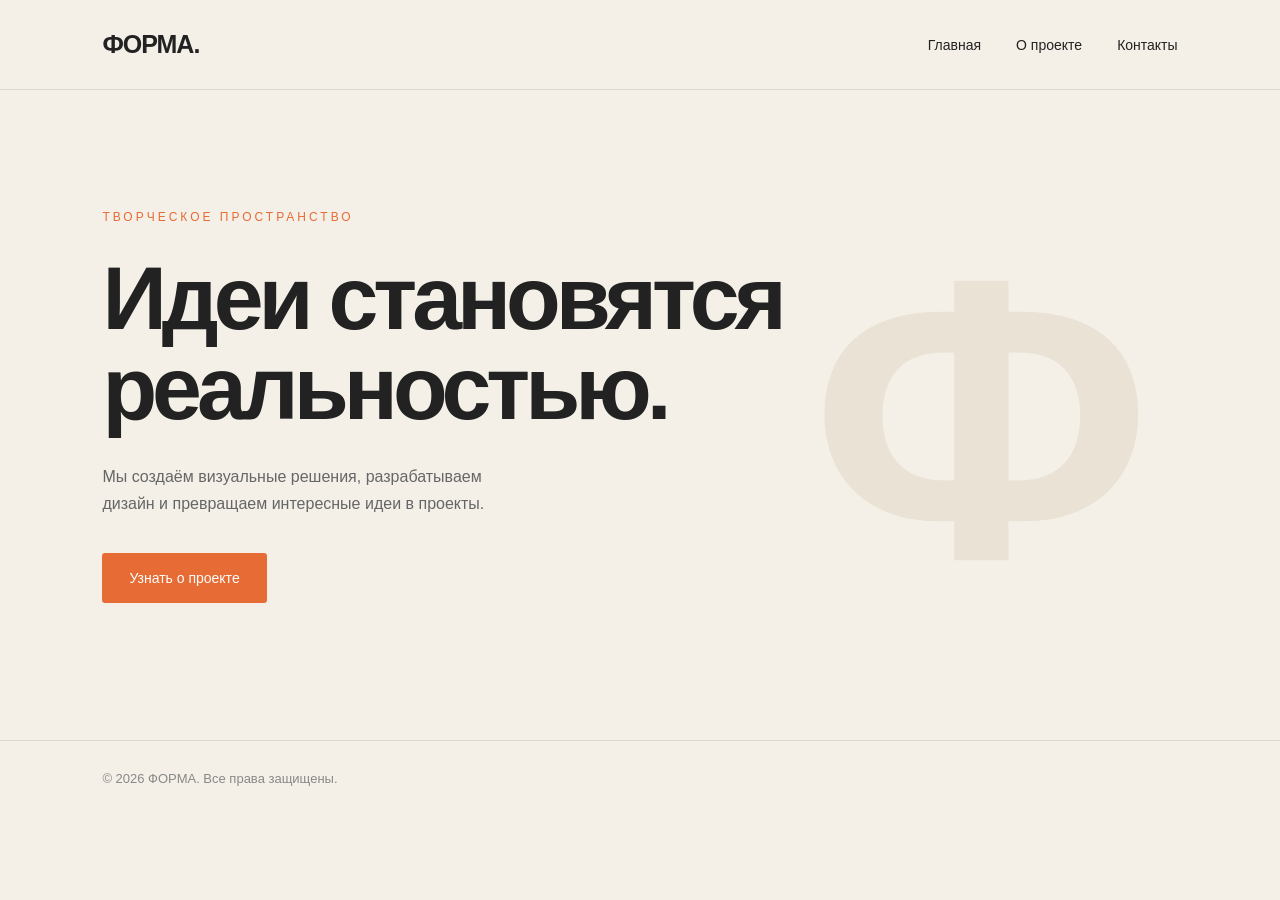
<file: index.html>
<!DOCTYPE html>
<html lang="ru">
<head>
    <meta charset="UTF-8">
    <meta name="viewport" content="width=device-width, initial-scale=1.0">
    <title>Форма — главная</title>
    <link rel="stylesheet" href="style.css">
</head>
<body>

<header>
    <a class="logo" href="index.html">ФОРМА.</a>

    <nav>
        <a href="index.html">Главная</a>
        <a href="about.html">О проекте</a>
        <a href="contacts.html">Контакты</a>
    </nav>
</header>

<main class="hero">
    <p class="label">ТВОРЧЕСКОЕ ПРОСТРАНСТВО</p>

    <h1>Идеи становятся<br>реальностью.</h1>

    <p class="description">
        Мы создаём визуальные решения, разрабатываем
        дизайн и превращаем интересные идеи в проекты.
    </p>

    <a class="button" href="about.html">Узнать о проекте</a>

    <div class="decoration">Ф</div>
</main>

<footer>
    © 2026 ФОРМА. Все права защищены.
</footer>

</body>
</html>
</file>
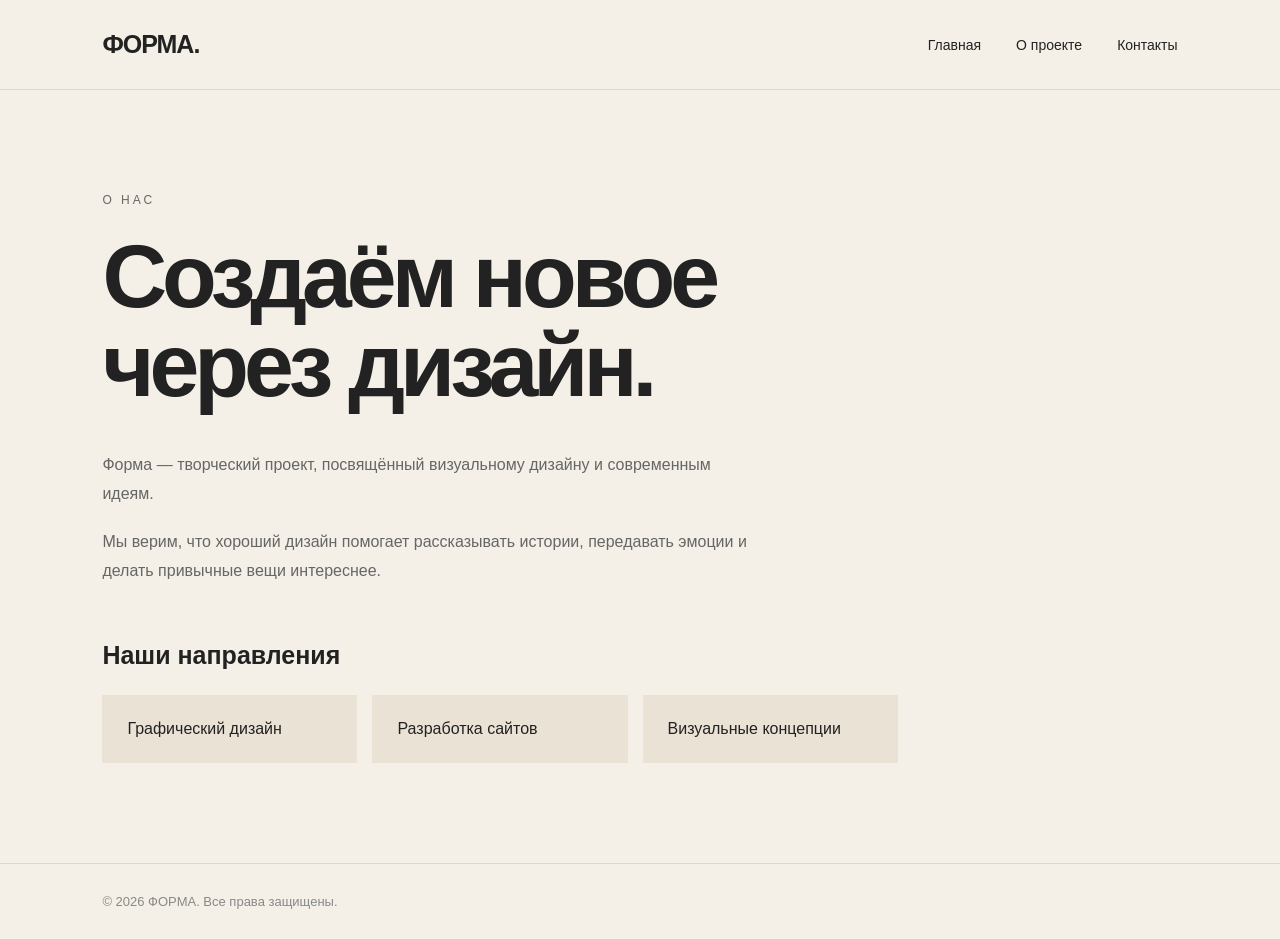
<file: about.html>
<!DOCTYPE html>
<html lang="ru">
<head>
    <meta charset="UTF-8">
    <meta name="viewport" content="width=device-width, initial-scale=1.0">
    <title>О проекте — Форма</title>
    <link rel="stylesheet" href="style.css">
</head>
<body>

<header>
    <a class="logo" href="index.html">ФОРМА.</a>

    <nav>
        <a href="index.html">Главная</a>
        <a href="about.html">О проекте</a>
        <a href="contacts.html">Контакты</a>
    </nav>
</header>

<main class="content">
    <p class="label">О НАС</p>

    <h1>Создаём новое<br>через дизайн.</h1>

    <p>
        Форма — творческий проект, посвящённый визуальному
        дизайну и современным идеям.
    </p>

    <p>
        Мы верим, что хороший дизайн помогает рассказывать
        истории, передавать эмоции и делать привычные вещи
        интереснее.
    </p>

    <h2>Наши направления</h2>

    <div class="services">
        <div>Графический дизайн</div>
        <div>Разработка сайтов</div>
        <div>Визуальные концепции</div>
    </div>
</main>

<footer>
    © 2026 ФОРМА. Все права защищены.
</footer>

</body>
</html>
</file>
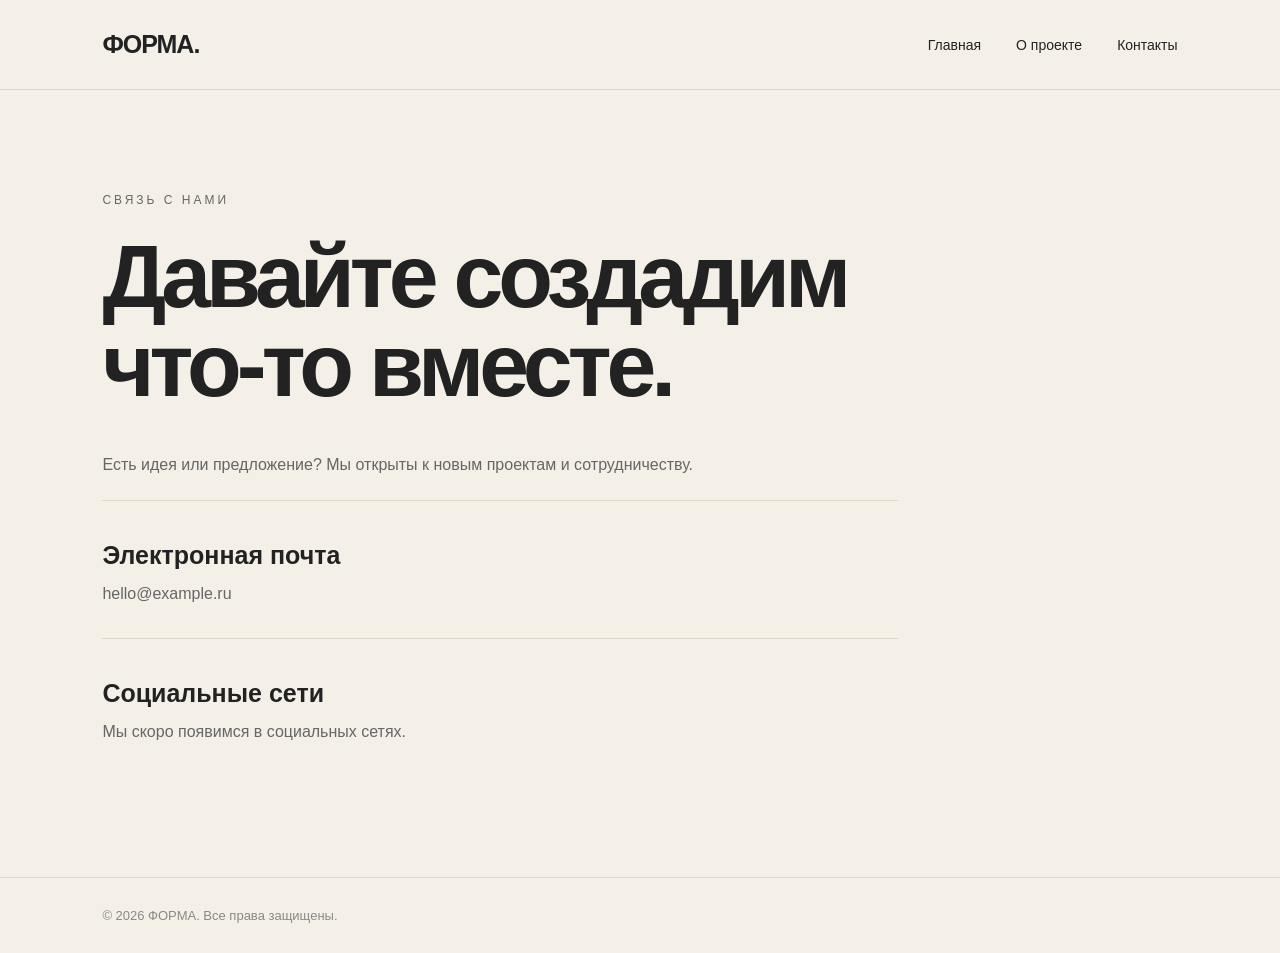
<file: contacts.html>
<!DOCTYPE html>
<html lang="ru">
<head>
    <meta charset="UTF-8">
    <meta name="viewport" content="width=device-width, initial-scale=1.0">
    <title>Контакты — Форма</title>
    <link rel="stylesheet" href="style.css">
</head>
<body>

<header>
    <a class="logo" href="index.html">ФОРМА.</a>

    <nav>
        <a href="index.html">Главная</a>
        <a href="about.html">О проекте</a>
        <a href="contacts.html">Контакты</a>
    </nav>
</header>

<main class="content">
    <p class="label">СВЯЗЬ С НАМИ</p>

    <h1>Давайте создадим<br>что-то вместе.</h1>

    <p>
        Есть идея или предложение? Мы открыты
        к новым проектам и сотрудничеству.
    </p>

    <div class="contact">
        <h2>Электронная почта</h2>
        <p>hello@example.ru</p>
    </div>

    <div class="contact">
        <h2>Социальные сети</h2>
        <p>Мы скоро появимся в социальных сетях.</p>
    </div>
</main>

<footer>
    © 2026 ФОРМА. Все права защищены.
</footer>

</body>
</html>
</file>
<file: style.css>
* {
    margin: 0;
    padding: 0;
    box-sizing: border-box;
}

body {
    background: #f4f0e8;
    color: #222;
    font-family: Arial, sans-serif;
}

header {
    height: 90px;
    padding: 0 8%;
    display: flex;
    align-items: center;
    justify-content: space-between;
    border-bottom: 1px solid #ddd7cc;
}

.logo {
    font-size: 25px;
    font-weight: bold;
    color: #222;
    text-decoration: none;
    letter-spacing: -1px;
}

nav {
    display: flex;
    gap: 35px;
}

nav a {
    color: #222;
    text-decoration: none;
    font-size: 14px;
}

nav a:hover {
    color: #e66b35;
}

.hero {
    min-height: 650px;
    padding: 120px 8%;
    position: relative;
    overflow: hidden;
}

.label {
    color: #e66b35;
    font-size: 12px;
    letter-spacing: 3px;
    margin-bottom: 30px;
}

h1 {
    font-size: clamp(48px, 7vw, 90px);
    line-height: 1;
    letter-spacing: -5px;
    margin-bottom: 30px;
}

.description {
    max-width: 420px;
    line-height: 1.7;
    color: #666;
    margin-bottom: 35px;
}

.button {
    display: inline-block;
    background: #e66b35;
    color: white;
    padding: 17px 27px;
    text-decoration: none;
    border-radius: 3px;
    font-size: 14px;
}

.button:hover {
    background: #c95325;
}

.decoration {
    position: absolute;
    right: 10%;
    top: 100px;
    font-size: 400px;
    font-weight: bold;
    color: #e9e2d5;
    z-index: -1;
}

.content {
    max-width: 1000px;
    min-height: 650px;
    padding: 100px 8%;
}

.content h1 {
    margin-bottom: 40px;
}

.content p {
    max-width: 650px;
    line-height: 1.8;
    color: #666;
    margin-bottom: 20px;
}

.content h2 {
    margin: 55px 0 25px;
    font-size: 25px;
}

.services {
    display: flex;
    flex-wrap: wrap;
    gap: 15px;
}

.services div {
    padding: 25px;
    background: #e9e2d5;
    flex: 1;
    min-width: 180px;
}

.contact {
    border-top: 1px solid #ddd7cc;
    padding: 10px 0;
}

.contact h2 {
    margin: 30px 0 10px;
}

footer {
    padding: 30px 8%;
    border-top: 1px solid #ddd7cc;
    color: #888;
    font-size: 13px;
}

@media (max-width: 600px) {
    header {
        height: auto;
        padding: 25px 6%;
        flex-direction: column;
        gap: 20px;
    }

    nav {
        gap: 18px;
    }

    .hero {
        padding: 90px 6%;
    }

    .content {
        padding: 80px 6%;
    }

    h1 {
        letter-spacing: -3px;
    }

    .decoration {
        font-size: 250px;
    }
}
</file>
